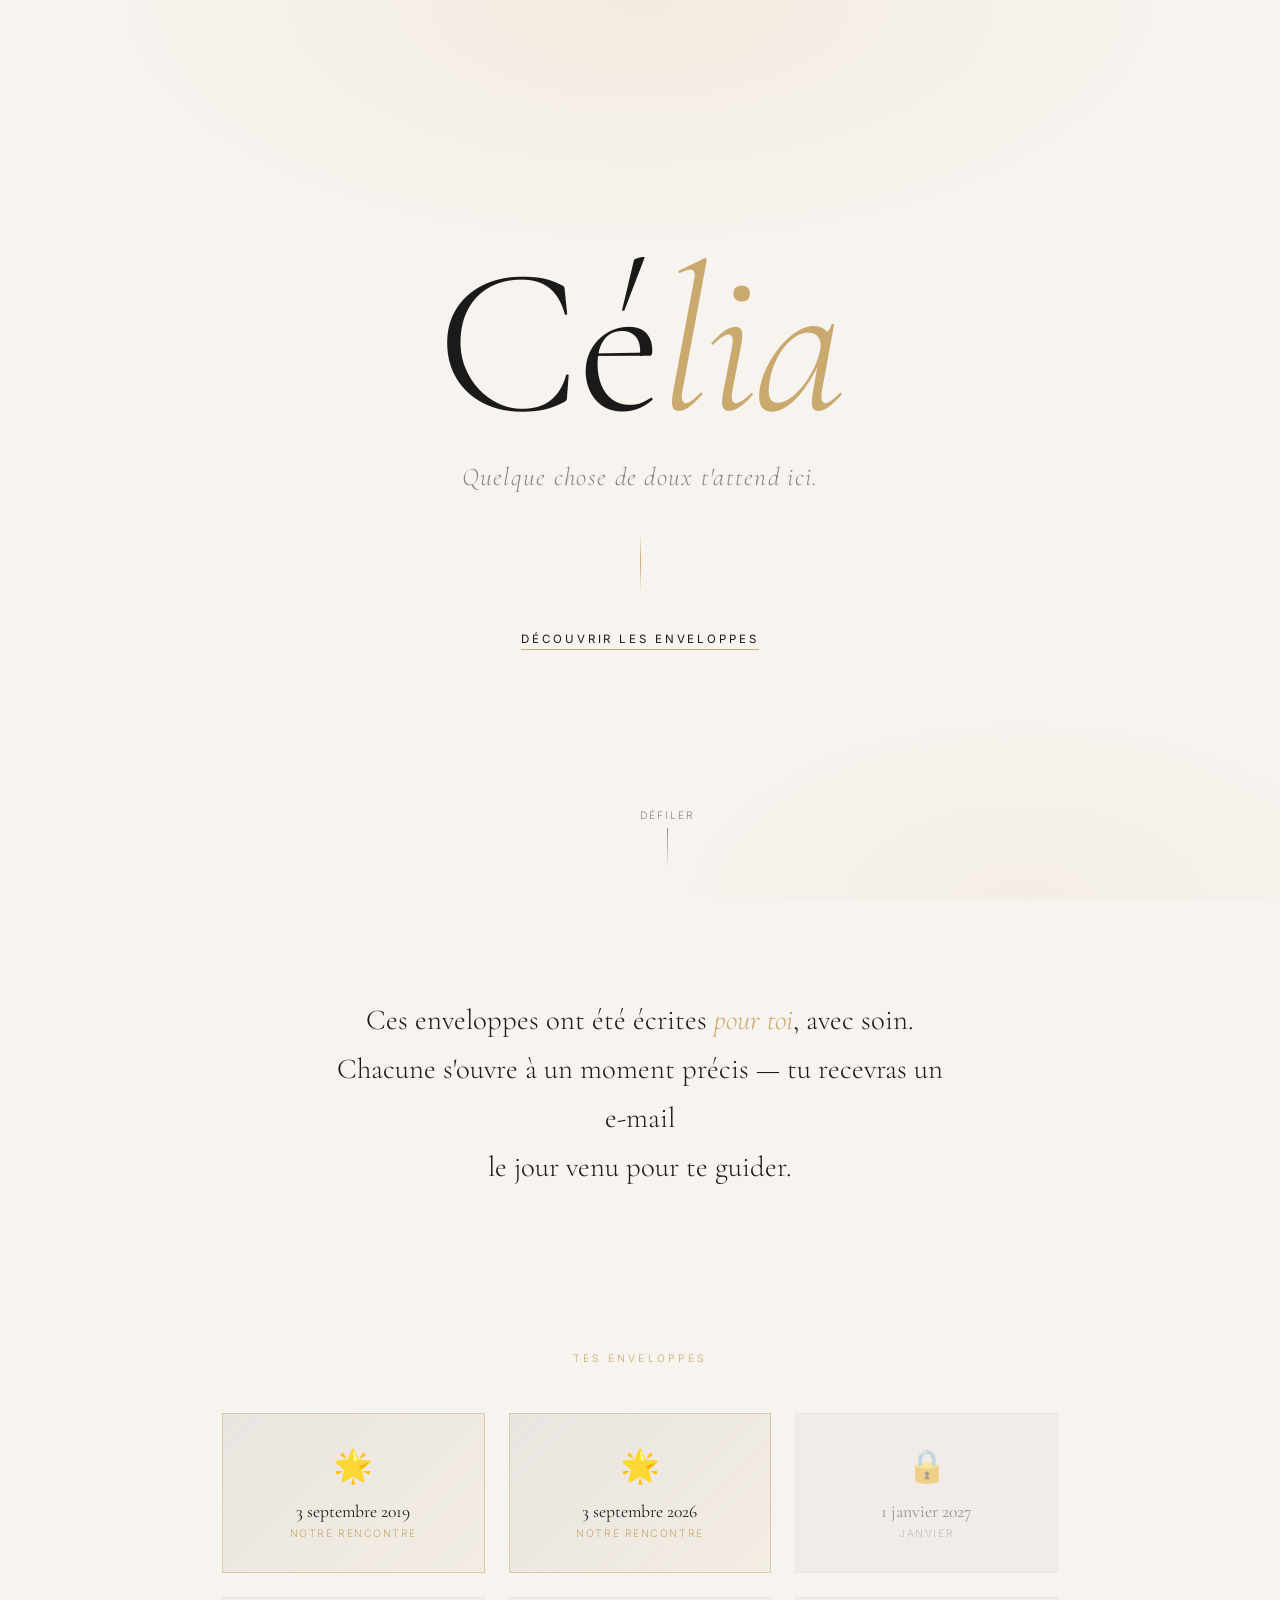
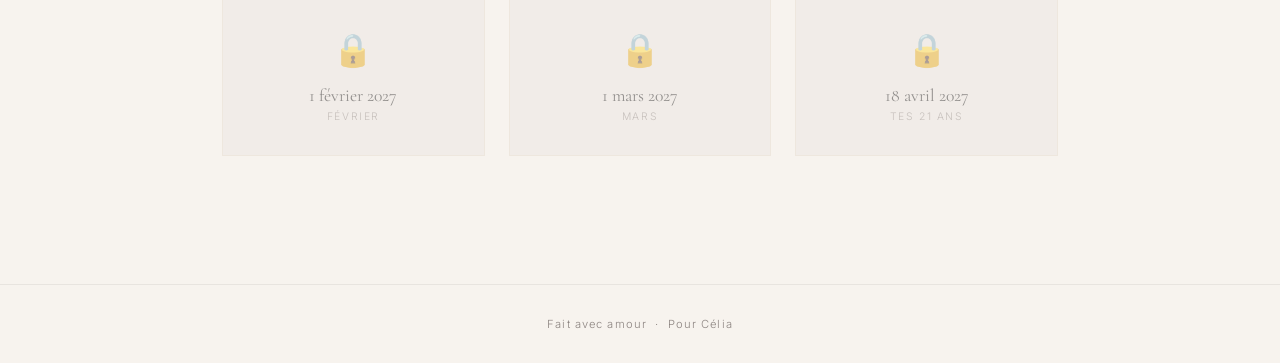
<file: index.html>
<!DOCTYPE html>
<html lang="fr">
<head>
  <meta charset="UTF-8" />
  <meta name="viewport" content="width=device-width, initial-scale=1.0" />
  <title>Pour Célia — 21 ans</title>
  <link rel="preconnect" href="https://fonts.googleapis.com" />
  <link rel="preconnect" href="https://fonts.gstatic.com" crossorigin />
  <link href="https://fonts.googleapis.com/css2?family=Cormorant+Garamond:ital,wght@0,300;0,400;0,600;1,300;1,400&family=Inter:wght@300;400&display=swap" rel="stylesheet" />
  <link rel="stylesheet" href="/css/styles.css" />
</head>
<body>

  <!-- HERO -->
  <section class="hero">
    <h1 class="hero-name">Cé<em>lia</em></h1>
    <p class="hero-subtitle">Quelque chose de doux t'attend ici.</p>
    <div class="divider"></div>
    <a href="#enveloppes" class="hero-cta">Découvrir les enveloppes</a>

    <div class="scroll-hint">
      <span>Défiler</span>
      <div class="scroll-line"></div>
    </div>
  </section>

  <!-- INTRO -->
  <section class="section-intro">
    <p>
      Ces enveloppes ont été écrites <em>pour toi</em>, avec soin.<br />
      Chacune s'ouvre à un moment précis — tu recevras un e-mail<br />
      le jour venu pour te guider.
    </p>
  </section>

  <!-- ENVELOPPES -->
  <section class="section-envelopes" id="enveloppes">
    <p class="section-label">Tes enveloppes</p>
    <div class="envelopes-grid" id="envelopes-grid"></div>
  </section>

  <footer>
    Fait avec amour &nbsp;·&nbsp; Pour Célia
  </footer>

  <script src="js/script.js"></script>
</body>
</html>
</file>
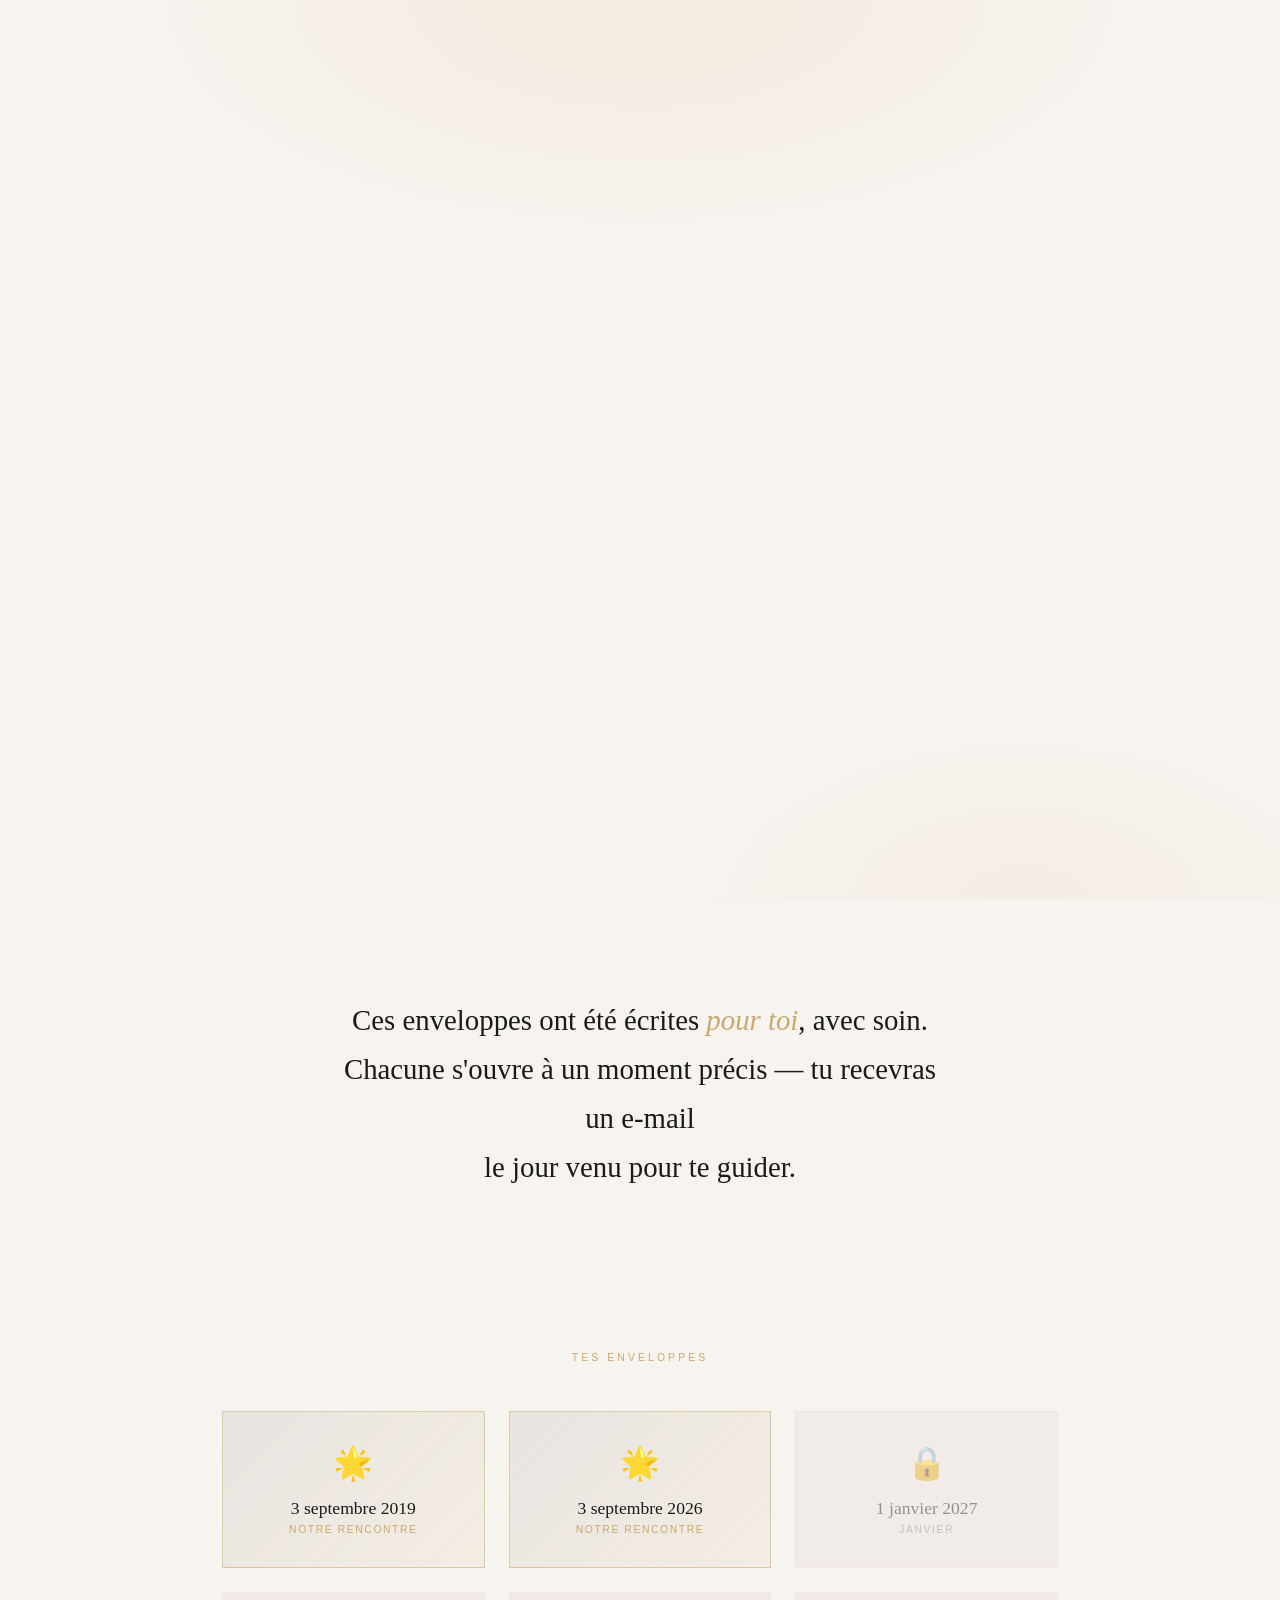
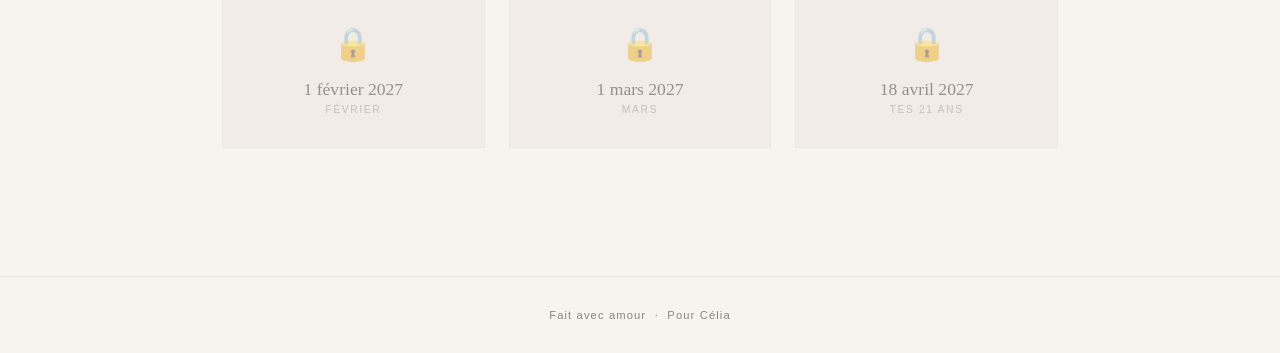
<file: envelope.html>
<!DOCTYPE html>
<html lang="fr">
<head>
  <meta charset="UTF-8" />
  <meta name="viewport" content="width=device-width, initial-scale=1.0" />
  <title>Enveloppe — Pour Célia</title>
  <link rel="preconnect" href="https://fonts.googleapis.com" />
  <link rel="preconnect" href="https://fonts.gstatic.com" crossorigin />
  <link href="https://fonts.googleapis.com/css2?family=Cormorant+Garamond:ital,wght@0,300;0,400;0,600;1,300;1,400&family=Inter:wght@300;400&display=swap" rel="stylesheet" />
  <link rel="stylesheet" href="css/styles.css" />
  <link rel="stylesheet" href="css/envelope.css" />
</head>
<body class="envelope-page">

  <a href="index.html" class="back-link">← Retour</a>

  <!-- ÉTAPE 1 : animation d'ouverture -->
  <div class="seal-screen" id="seal-screen">
    <div class="envelope-wrapper" id="envelope-wrapper">
      <div class="env-body">
        <div class="env-flap" id="env-flap"></div>
        <div class="env-left"></div>
        <div class="env-right"></div>
        <div class="env-bottom"></div>
        <div class="seal" id="seal">✦</div>
      </div>
    </div>
    <p class="seal-hint" id="seal-hint">Clique pour ouvrir</p>
  </div>

  <!-- ÉTAPE 2 : le message -->
  <div class="letter-screen" id="letter-screen">
    <div class="letter-container">
      <p class="letter-eyebrow" id="letter-date"></p>
      <h1 class="letter-subject" id="letter-subject"></h1>
      <div class="letter-divider"></div>
      <p class="letter-message" id="letter-message"></p>
      <p class="letter-signature">Avec tout mon amour 🤍</p>
    </div>
  </div>

  <script src="js/envelope.js"></script>
</body>
</html>
</file>
<file: css/styles.css>
*, *::before, *::after {
  box-sizing: border-box;
  margin: 0;
  padding: 0;
}

:root {
  --ivory: #F7F3EE;
  --ink: #1A1A1A;
  --gold: #C9A96E;
  --pearl: #E8E4DF;
  --muted: #8C8480;
}

html, body {
  height: 100%;
}

body {
  background-color: var(--ivory);
  color: var(--ink);
  font-family: 'Inter', sans-serif;
  font-weight: 300;
  overflow-x: hidden;
}

/* ── HERO ── */
.hero {
  min-height: 100vh;
  display: flex;
  flex-direction: column;
  align-items: center;
  justify-content: center;
  text-align: center;
  padding: 2rem;
  position: relative;
}

.hero::before {
  content: '';
  position: absolute;
  inset: 0;
  background:
    radial-gradient(ellipse 60% 40% at 50% 0%, rgba(201,169,110,0.10) 0%, transparent 70%),
    radial-gradient(ellipse 40% 30% at 80% 100%, rgba(201,169,110,0.07) 0%, transparent 70%);
  pointer-events: none;
}

.hero-eyebrow {
  font-family: 'Inter', sans-serif;
  font-size: 0.7rem;
  font-weight: 400;
  letter-spacing: 0.3em;
  text-transform: uppercase;
  color: var(--gold);
  margin-bottom: 2rem;
  opacity: 0;
  animation: fadeUp 0.8s ease forwards 0.2s;
}

.hero-name {
  font-family: 'Cormorant Garamond', serif;
  font-size: clamp(5rem, 18vw, 13rem);
  font-weight: 300;
  line-height: 0.9;
  letter-spacing: -0.01em;
  color: var(--ink);
  opacity: 0;
  animation: fadeUp 0.9s ease forwards 0.4s;
}

.hero-name em {
  font-style: italic;
  color: var(--gold);
}

.hero-subtitle {
  font-family: 'Cormorant Garamond', serif;
  font-size: clamp(1.1rem, 3vw, 1.6rem);
  font-weight: 300;
  font-style: italic;
  color: var(--muted);
  margin-top: 1.5rem;
  letter-spacing: 0.05em;
  opacity: 0;
  animation: fadeUp 0.9s ease forwards 0.65s;
}

.divider {
  width: 1px;
  height: 60px;
  background: linear-gradient(to bottom, transparent, var(--gold), transparent);
  margin: 2.5rem auto;
  opacity: 0;
  animation: fadeUp 0.9s ease forwards 0.85s;
}

.hero-cta {
  font-family: 'Inter', sans-serif;
  font-size: 0.72rem;
  font-weight: 400;
  letter-spacing: 0.25em;
  text-transform: uppercase;
  color: var(--ink);
  text-decoration: none;
  border-bottom: 1px solid var(--gold);
  padding-bottom: 3px;
  transition: color 0.3s, border-color 0.3s;
  opacity: 0;
  animation: fadeUp 0.9s ease forwards 1.05s;
}

.hero-cta:hover {
  color: var(--gold);
}

/* ── SCROLL HINT ── */
.scroll-hint {
  position: absolute;
  bottom: 2rem;
  left: 50%;
  transform: translateX(-50%);
  display: flex;
  flex-direction: column;
  align-items: center;
  gap: 0.4rem;
  opacity: 0;
  animation: fadeUp 0.9s ease forwards 1.3s;
}

.scroll-hint span {
  font-size: 0.65rem;
  letter-spacing: 0.2em;
  text-transform: uppercase;
  color: var(--muted);
}

.scroll-line {
  width: 1px;
  height: 40px;
  background: linear-gradient(to bottom, var(--muted), transparent);
  animation: scrollPulse 1.8s ease-in-out infinite;
}

/* ── SECTION INTRO ── */
.section-intro {
  padding: 6rem 2rem;
  max-width: 680px;
  margin: 0 auto;
  text-align: center;
}

.section-intro p {
  font-family: 'Cormorant Garamond', serif;
  font-size: clamp(1.3rem, 3vw, 1.8rem);
  font-weight: 300;
  line-height: 1.7;
  color: var(--ink);
}

.section-intro p em {
  font-style: italic;
  color: var(--gold);
}

/* ── ENVELOPPES ── */
.section-envelopes {
  padding: 4rem 2rem 8rem;
  max-width: 900px;
  margin: 0 auto;
}

.section-label {
  font-size: 0.65rem;
  letter-spacing: 0.3em;
  text-transform: uppercase;
  color: var(--gold);
  text-align: center;
  margin-bottom: 3rem;
}

.envelopes-grid {
  display: grid;
  grid-template-columns: repeat(auto-fit, minmax(220px, 1fr));
  gap: 1.5rem;
}

.envelope-card {
  background: var(--pearl);
  border: 1px solid rgba(201,169,110,0.2);
  padding: 2rem 1.5rem;
  text-align: center;
  cursor: pointer;
  transition: transform 0.3s ease, box-shadow 0.3s ease;
  position: relative;
  overflow: hidden;
  text-decoration: none;
  display: block;
}

.envelope-card::after {
  content: '';
  position: absolute;
  inset: 0;
  background: rgba(201,169,110,0.05);
  opacity: 0;
  transition: opacity 0.3s;
}

.envelope-card:hover {
  transform: translateY(-4px);
  box-shadow: 0 12px 40px rgba(26,26,26,0.08);
}

.envelope-card:hover::after {
  opacity: 1;
}

.envelope-icon {
  font-size: 2rem;
  margin-bottom: 1rem;
  display: block;
}

.envelope-date {
  font-family: 'Cormorant Garamond', serif;
  font-size: 1.1rem;
  font-weight: 400;
  color: var(--ink);
  margin-bottom: 0.3rem;
}

.envelope-label {
  font-size: 0.65rem;
  letter-spacing: 0.15em;
  text-transform: uppercase;
  color: var(--muted);
}

.envelope-locked {
  opacity: 0.45;
  cursor: default;
}

.envelope-locked:hover {
  transform: none;
  box-shadow: none;
}

.envelope-special {
  border-color: rgba(201,169,110,0.5);
  background: linear-gradient(135deg, var(--pearl) 0%, rgba(201,169,110,0.08) 100%);
}

.envelope-special .envelope-label {
  color: var(--gold);
}

/* ── FOOTER ── */
footer {
  text-align: center;
  padding: 2rem;
  font-size: 0.7rem;
  letter-spacing: 0.1em;
  color: var(--muted);
  border-top: 1px solid var(--pearl);
}

/* ── ANIMATIONS ── */
@keyframes fadeUp {
  from { opacity: 0; transform: translateY(16px); }
  to   { opacity: 1; transform: translateY(0); }
}

@keyframes scrollPulse {
  0%, 100% { opacity: 0.3; }
  50%       { opacity: 1; }
}

/* ── RESPONSIVE ── */
@media (max-width: 600px) {
  .envelopes-grid {
    grid-template-columns: 1fr 1fr;
    gap: 1rem;
  }
}
</file>
<file: css/envelope.css>
/* ── PAGE ── */
.envelope-page {
  min-height: 100vh;
  display: flex;
  align-items: center;
  justify-content: center;
  overflow: hidden;
}

/* ── RETOUR ── */
.back-link {
  position: fixed;
  top: 1.5rem;
  left: 1.5rem;
  font-size: 0.7rem;
  letter-spacing: 0.2em;
  text-transform: uppercase;
  color: var(--muted);
  text-decoration: none;
  transition: color 0.3s;
  z-index: 100;
}

.back-link:hover {
  color: var(--gold);
}

/* ── SEAL SCREEN ── */
.seal-screen {
  position: fixed;
  inset: 0;
  display: flex;
  flex-direction: column;
  align-items: center;
  justify-content: center;
  gap: 2rem;
  background: var(--ivory);
  transition: opacity 0.6s ease;
  z-index: 10;
}

.seal-screen.hidden {
  opacity: 0;
  pointer-events: none;
}

/* ── ENVELOPPE SVG-like ── */
.envelope-wrapper {
  cursor: pointer;
  transition: transform 0.3s ease;
}

.envelope-wrapper:hover {
  transform: scale(1.03);
}

.env-body {
  position: relative;
  width: 280px;
  height: 190px;
}

/* Fond de l'enveloppe */
.env-body::before {
  content: '';
  position: absolute;
  inset: 0;
  background: var(--pearl);
  border: 1px solid rgba(201,169,110,0.3);
}

/* Triangle bas */
.env-bottom {
  position: absolute;
  bottom: 0;
  left: 0;
  width: 0;
  height: 0;
  border-left: 140px solid transparent;
  border-right: 140px solid transparent;
  border-bottom: 95px solid #DEDAD4;
  z-index: 2;
}

/* Triangle gauche */
.env-left {
  position: absolute;
  top: 0;
  left: 0;
  width: 0;
  height: 0;
  border-top: 95px solid transparent;
  border-bottom: 95px solid transparent;
  border-left: 130px solid #E2DED8;
  z-index: 2;
}

/* Triangle droit */
.env-right {
  position: absolute;
  top: 0;
  right: 0;
  width: 0;
  height: 0;
  border-top: 95px solid transparent;
  border-bottom: 95px solid transparent;
  border-right: 130px solid #D8D4CE;
  z-index: 2;
}

/* Rabat haut */
.env-flap {
  position: absolute;
  top: 0;
  left: 0;
  width: 0;
  height: 0;
  border-left: 140px solid transparent;
  border-right: 140px solid transparent;
  border-top: 100px solid #CECAC4;
  z-index: 3;
  transform-origin: top center;
  transition: transform 0.7s cubic-bezier(0.4, 0, 0.2, 1);
}

.env-flap.open {
  transform: rotateX(180deg);
}

/* Sceau */
.seal {
  position: absolute;
  top: 50%;
  left: 50%;
  transform: translate(-50%, -50%);
  width: 44px;
  height: 44px;
  background: var(--gold);
  border-radius: 50%;
  display: flex;
  align-items: center;
  justify-content: center;
  color: var(--ivory);
  font-size: 1.1rem;
  z-index: 4;
  box-shadow: 0 2px 12px rgba(201,169,110,0.4);
  transition: transform 0.4s ease, opacity 0.4s ease;
}

.seal.breaking {
  transform: translate(-50%, -50%) scale(1.3);
  opacity: 0;
}

/* Hint */
.seal-hint {
  font-size: 0.68rem;
  letter-spacing: 0.25em;
  text-transform: uppercase;
  color: var(--muted);
  animation: pulse 2s ease-in-out infinite;
}

@keyframes pulse {
  0%, 100% { opacity: 0.5; }
  50%       { opacity: 1; }
}

/* ── LETTER SCREEN ── */
.letter-screen {
  position: fixed;
  inset: 0;
  display: flex;
  align-items: center;
  justify-content: center;
  padding: 2rem;
  background: var(--ivory);
  opacity: 0;
  pointer-events: none;
  transition: opacity 0.8s ease;
  z-index: 5;
}

.letter-screen.visible {
  opacity: 1;
  pointer-events: all;
}

.letter-container {
  max-width: 620px;
  width: 100%;
  text-align: center;
  transform: translateY(20px);
  transition: transform 0.8s ease;
}

.letter-screen.visible .letter-container {
  transform: translateY(0);
}

.letter-eyebrow {
  font-size: 0.68rem;
  letter-spacing: 0.3em;
  text-transform: uppercase;
  color: var(--gold);
  margin-bottom: 1.5rem;
}

.letter-subject {
  font-family: 'Cormorant Garamond', serif;
  font-size: clamp(2rem, 6vw, 3.5rem);
  font-weight: 300;
  font-style: italic;
  color: var(--ink);
  line-height: 1.2;
  margin-bottom: 2rem;
}

.letter-divider {
  width: 40px;
  height: 1px;
  background: var(--gold);
  margin: 0 auto 2.5rem;
}

.letter-message {
  font-family: 'Cormorant Garamond', serif;
  font-size: clamp(1.1rem, 2.5vw, 1.4rem);
  font-weight: 300;
  line-height: 1.9;
  color: var(--ink);
  white-space: pre-line;
}

.letter-signature {
  margin-top: 3rem;
  font-family: 'Cormorant Garamond', serif;
  font-size: 1rem;
  font-style: italic;
  color: var(--muted);
}

/* ── RESPONSIVE ── */
@media (max-width: 600px) {
  .env-body {
    width: 220px;
    height: 150px;
  }

  .env-bottom {
    border-left-width: 110px;
    border-right-width: 110px;
    border-bottom-width: 75px;
  }

  .env-left {
    border-top-width: 75px;
    border-bottom-width: 75px;
    border-left-width: 100px;
  }

  .env-right {
    border-top-width: 75px;
    border-bottom-width: 75px;
    border-right-width: 100px;
  }

  .env-flap {
    border-left-width: 110px;
    border-right-width: 110px;
    border-top-width: 80px;
  }
}
</file>
